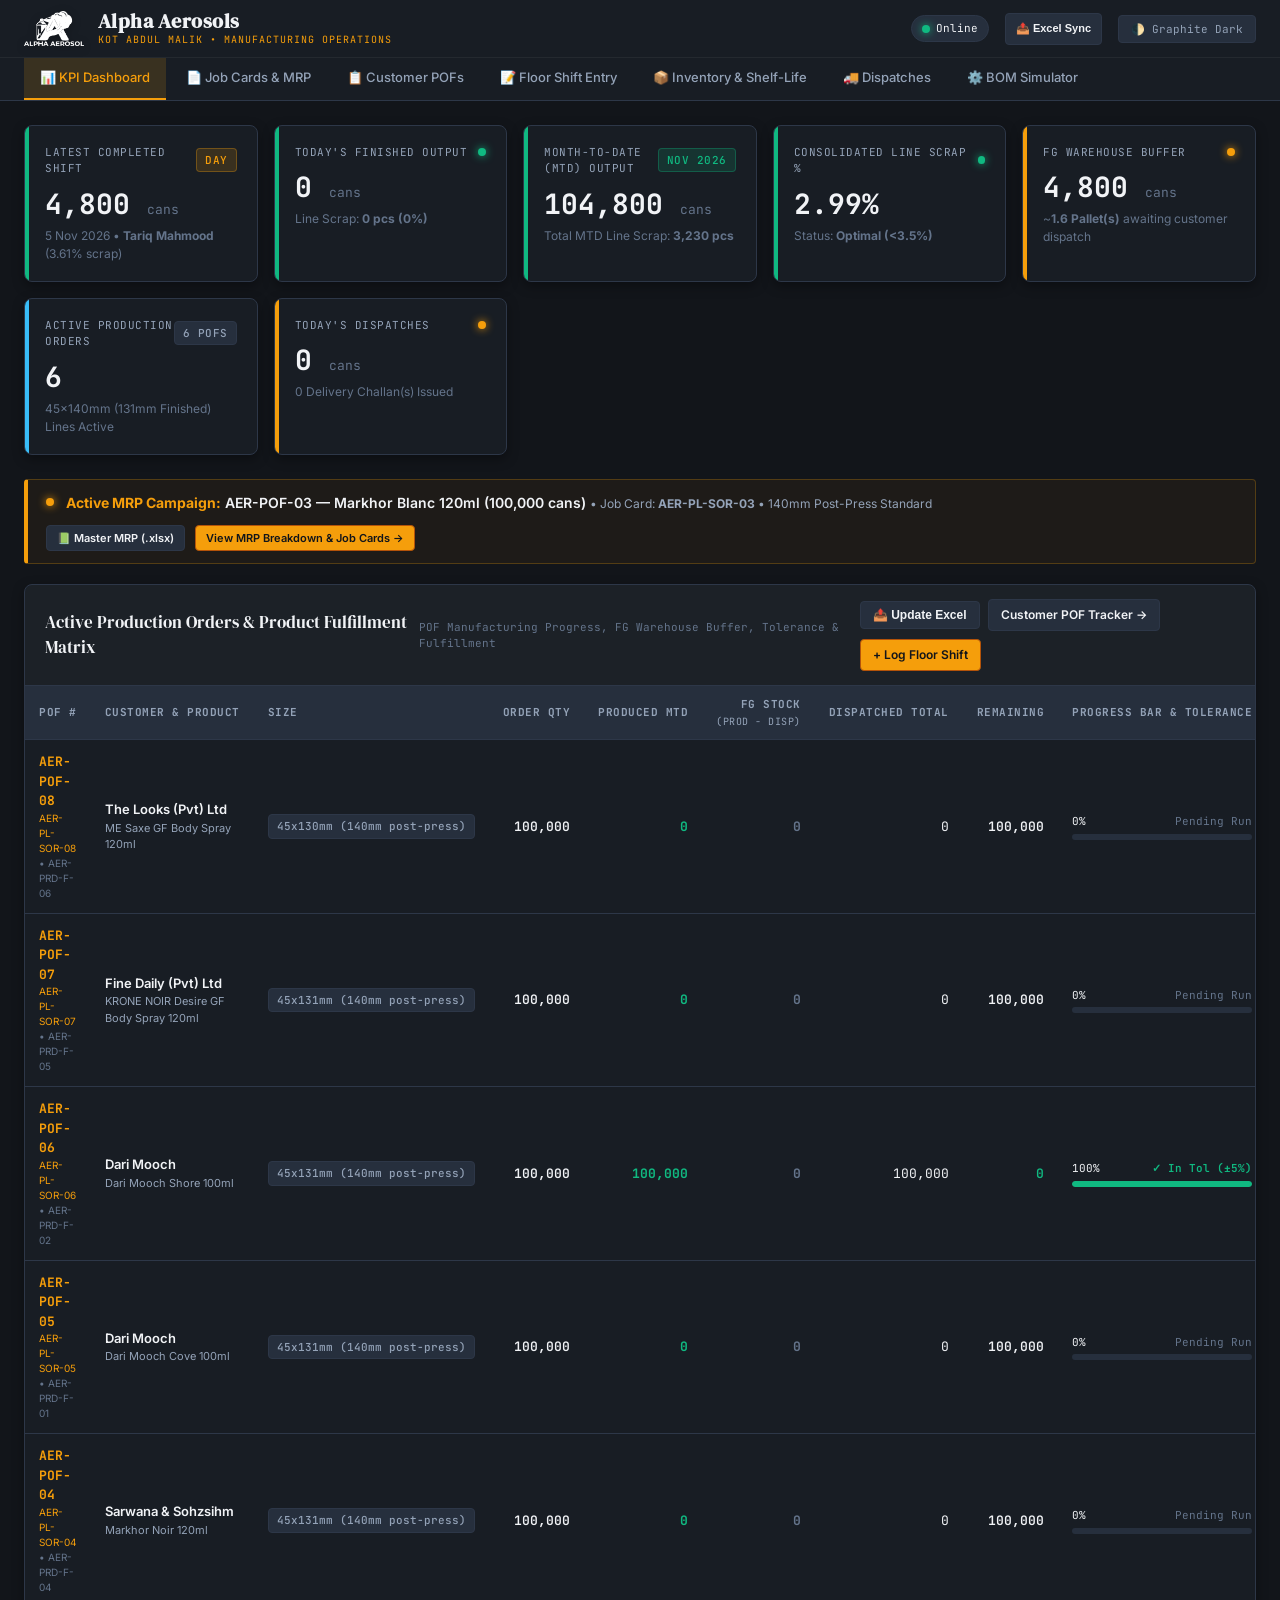
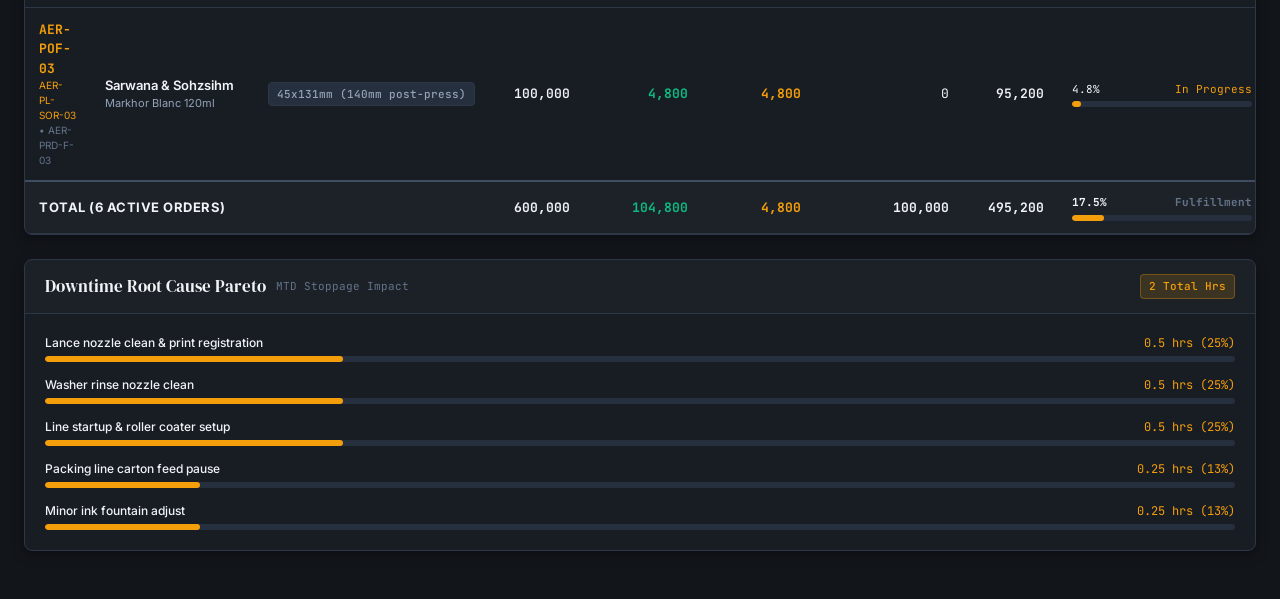
<file: index.html>
<!DOCTYPE html>
<html lang="en" data-theme="dark">
<head>
  <meta charset="UTF-8">
  <meta name="viewport" content="width=device-width, initial-scale=1.0">
  <meta name="theme-color" content="#12151a">
  <title>Alpha Aerosols — Factory Operations Portal</title>
  <link rel="manifest" href="./manifest.json">
  <link rel="icon" type="image/png" href="./icon-192.png">
  <link rel="apple-touch-icon" href="./apple-touch-icon.png">
  <link rel="preconnect" href="https://fonts.googleapis.com">
  <link rel="preconnect" href="https://fonts.gstatic.com" crossorigin>
  <link href="https://fonts.googleapis.com/css2?family=DM+Serif+Display&family=Inter:wght@400;500;600;700&family=JetBrains+Mono:wght@400;500;600;700&display=swap" rel="stylesheet">
  <link rel="stylesheet" href="./css/app.css?v=20261114">
</head>
<body>

  <!-- Top Header Navigation -->
  <header class="app-header">
    <div class="header-top">
      <div class="brand-group">
        <img id="header-logo" src="./logo_dark.png" alt="Alpha Aerosols Logo" class="brand-logo-img">
        <div>
          <h1 class="brand-title">Alpha Aerosols</h1>
          <div class="brand-subtitle">Kot Abdul Malik • Manufacturing Operations</div>
        </div>
      </div>

      <div class="header-meta">
        <div class="status-pill" title="Plant Operating Mode">
          <span class="status-dot emerald" id="connection-status-dot"></span>
          <span id="connection-status-text">Online</span>
        </div>
        <span id="offline-queue-badge" class="badge badge-amber" style="display: none; cursor: pointer;" onclick="syncPendingShifts()" title="Click to manually push queued shifts">0 queued</span>
        <button type="button" class="btn btn-secondary" onclick="syncToExcel()" style="padding: 4px 10px; font-size: 11px; height: 32px;" title="Push shifts to monthly Excel workbook">
          📤 Excel Sync
        </button>
        <button class="theme-toggle-btn" onclick="toggleTheme()" id="theme-toggle-btn">
          🌓 <span id="theme-toggle-label">Graphite Dark</span>
        </button>
      </div>
    </div>

    <!-- Navigation Bar Tabs -->
    <nav class="nav-bar" id="main-nav">
      <a href="#dashboard" class="nav-tab active">
        <span>📊 KPI Dashboard</span>
      </a>
      <a href="#jobcards" class="nav-tab">
        <span>📄 Job Cards & MRP</span>
      </a>
      <a href="#orders" class="nav-tab">
        <span>📋 Customer POFs</span>
      </a>
      <a href="#entry" class="nav-tab">
        <span>📝 Floor Shift Entry</span>
      </a>
      <a href="#inventory" class="nav-tab">
        <span>📦 Inventory & Shelf-Life</span>
      </a>
      <a href="#dispatches" class="nav-tab">
        <span>🚚 Dispatches</span>
      </a>
      <a href="#simulator" class="nav-tab">
        <span>⚙️ BOM Simulator</span>
      </a>
    </nav>
  </header>

  <!-- Main View Container -->
  <main class="app-container">
    <section id="view-dashboard" class="view-section active"></section>
    <section id="view-jobcards" class="view-section"></section>
    <section id="view-orders" class="view-section"></section>
    <section id="view-entry" class="view-section"></section>
    <section id="view-inventory" class="view-section"></section>
    <section id="view-dispatches" class="view-section"></section>
    <section id="view-simulator" class="view-section"></section>
  </main>

  <!-- Modal: Create New Order (POF) -->
  <div id="modal-new-order" class="modal-backdrop">
    <div class="modal-dialog">
      <div class="modal-header">
        <h3 style="font-family: var(--font-display); font-size: 18px;">Create New Production Order (POF)</h3>
        <button type="button" class="btn btn-secondary" style="padding: 4px 8px;" onclick="closeNewOrderModal()">✕</button>
      </div>
      <form onsubmit="submitNewOrder(event)">
        <div class="modal-body form-grid">
          <div class="form-group">
            <label class="form-label">POF Number</label>
            <input type="text" name="pof_number" class="form-input" placeholder="e.g. POF-2026-084" required>
          </div>
          <div class="form-group">
            <label class="form-label">Customer Name</label>
            <input type="text" name="customer_name" class="form-input" placeholder="e.g. L'Oreal CareLine" required>
          </div>
          <div class="form-group">
            <label class="form-label">Product Name & Description</label>
            <input type="text" name="product_name" class="form-input" placeholder="e.g. Deodorant Spray 150ml" required>
          </div>
          <div class="form-group">
            <label class="form-label">Container Size</label>
            <select name="product_size" class="form-select">
              <option value="45x131mm">45 x 131 mm (140mm post-press - Standard)</option>
              <option value="45x130mm">45 x 130 mm (140mm post-press - ME Saxe)</option>
              <option value="45x160mm">45 x 160 mm (Tall Can, 0.40mm)</option>
              <option value="45x150mm">45 x 150 mm (Medium Can, 0.35mm)</option>
            </select>
          </div>
          <div class="form-group">
            <label class="form-label">Order Quantity (Cans)</label>
            <input type="number" name="order_qty" class="form-input" value="100000" min="1000" required>
          </div>
          <div class="form-group">
            <label class="form-label">Tolerance % (Standard ±5%)</label>
            <input type="number" step="0.5" name="tolerance_pct" class="form-input" value="5" min="0" max="15" required>
          </div>
          <div class="form-group">
            <label class="form-label">Order Date</label>
            <input type="date" name="order_date" class="form-input" required>
          </div>
          <div class="form-group">
            <label class="form-label">Delivery Due Date</label>
            <input type="date" name="due_date" class="form-input" required>
          </div>
          <div class="form-group" style="grid-column: 1 / -1;">
            <label class="form-label">Artwork Proof Reference</label>
            <input type="text" name="artwork_ref" class="form-input" placeholder="e.g. ART-2026-REV2">
          </div>
          <div class="form-group" style="grid-column: 1 / -1;">
            <label class="form-label">Operational Notes</label>
            <textarea name="notes" class="form-textarea" rows="2" placeholder="Coating specs, delivery remarks..."></textarea>
          </div>
        </div>
        <div class="modal-footer">
          <button type="button" class="btn btn-secondary" onclick="closeNewOrderModal()">Cancel</button>
          <button type="submit" class="btn btn-primary">Create Order</button>
        </div>
      </form>
    </div>
  </div>

  <!-- Modal: Issue Delivery Challan -->
  <div id="modal-new-dispatch" class="modal-backdrop">
    <div class="modal-dialog">
      <div class="modal-header">
        <h3 style="font-family: var(--font-display); font-size: 18px;">Issue Delivery Challan & Gate Pass</h3>
        <button type="button" class="btn btn-secondary" style="padding: 4px 8px;" onclick="closeNewDispatchModal()">✕</button>
      </div>
      <form onsubmit="submitNewDispatch(event)">
        <div class="modal-body form-grid">
          <div class="form-group">
            <label class="form-label">Challan Number</label>
            <input type="text" name="challan_number" class="form-input" placeholder="e.g. DC-2026-043" required>
          </div>
          <div class="form-group">
            <label class="form-label">Dispatch Date</label>
            <input type="date" name="dispatch_date" class="form-input" required>
          </div>
          <div class="form-group" style="grid-column: 1 / -1;">
            <label class="form-label">Select Active POF #</label>
            <select name="pof_id" class="form-select" id="dispatch-pof-select" required onchange="handleDispatchPofChange(this)">
              <!-- Filled dynamically -->
            </select>
          </div>
          <div class="form-group">
            <label class="form-label">Dispatched Cans (pcs)</label>
            <input type="number" name="dispatched_cans" class="form-input" placeholder="e.g. 35000" min="1" required>
          </div>
          <div class="form-group">
            <label class="form-label">Carton Count</label>
            <input type="number" name="carton_count" class="form-input" placeholder="e.g. 78 (450 pcs/box)" min="1" required>
          </div>
          <div class="form-group">
            <label class="form-label">Pallet Count</label>
            <input type="number" name="pallet_count" class="form-input" placeholder="e.g. 12" min="1" required>
          </div>
          <div class="form-group">
            <label class="form-label">Vehicle Registration #</label>
            <input type="text" name="vehicle_number" class="form-input" placeholder="e.g. LES-4412" required>
          </div>
          <div class="form-group">
            <label class="form-label">Driver Name</label>
            <input type="text" name="driver_name" class="form-input" placeholder="e.g. Muhammad Akram">
          </div>
          <div class="form-group">
            <label class="form-label">Receiver Party</label>
            <input type="text" name="receiver_party" class="form-input" placeholder="e.g. Golden Pearl Cosmetics" required>
          </div>
        </div>
        <div class="modal-footer">
          <button type="button" class="btn btn-secondary" onclick="closeNewDispatchModal()">Cancel</button>
          <button type="submit" class="btn btn-primary">Authorize & Dispatch</button>
        </div>
      </form>
    </div>
  </div>

  <!-- Toast Container -->
  <div id="toast-container" class="toast-container"></div>

  <!-- Scripts -->
  <script src="./js/state.js?v=20261114"></script>
  <script src="./js/components/dashboard.js?v=20261114"></script>
  <script src="./js/components/job_cards.js?v=20261114"></script>
  <script src="./js/components/orders.js?v=20261114"></script>
  <script src="./js/components/shift_entry.js?v=20261114"></script>
  <script src="./js/components/inventory.js?v=20261114"></script>
  <script src="./js/components/dispatches.js?v=20261114"></script>
  <script src="./js/components/simulator.js?v=20261114"></script>
  <script src="./js/router.js?v=20261114"></script>

  <!-- PWA Service Worker Registration -->
  <script>
    if ('serviceWorker' in navigator) {
      window.addEventListener('load', () => {
        navigator.serviceWorker.register('./sw.js').then((reg) => {
          reg.addEventListener('updatefound', () => {
            const newWorker = reg.installing;
            newWorker.addEventListener('statechange', () => {
              if (newWorker.state === 'installed' && navigator.serviceWorker.controller) {
                // Subtle non-disruptive update notification toast
                const toast = document.createElement('div');
                toast.className = 'toast amber';
                toast.innerHTML = `<span>App updated — <strong style="cursor:pointer; text-decoration:underline;" id="btn-refresh-pwa">Tap to Refresh</strong></span>`;
                document.getElementById('toast-container')?.appendChild(toast);
                document.getElementById('btn-refresh-pwa')?.addEventListener('click', () => {
                  newWorker.postMessage({ action: 'skipWaiting' });
                  window.location.reload();
                });
              }
            });
          });
        }).catch((err) => console.warn('SW registration failed:', err));
      });
    }

    // Populate modal dropdowns when data loads
    window.addEventListener('app:state-changed', (e) => {
      const orders = e.detail?.orders || [];
      const dispSelect = document.getElementById('dispatch-pof-select');
      if (dispSelect) {
        dispSelect.innerHTML = orders.map(o => `
          <option value="${o.id}">${o.pof_number} — ${o.customer_name} (${formatNumber(o.order_qty)} cans)</option>
        `).join('');
        if (typeof handleDispatchPofChange === 'function' && dispSelect.value) {
          handleDispatchPofChange(dispSelect);
        }
      }
      const today = new Date().toISOString().split('T')[0];
      const ordDate = document.querySelector('#modal-new-order input[name="order_date"]');
      if (ordDate && !ordDate.value) ordDate.value = today;
      const dispDate = document.querySelector('#modal-new-dispatch input[name="dispatch_date"]');
      if (dispDate && !dispDate.value) dispDate.value = today;
    });
  </script>
</body>
</html>
</file>
<file: css/app.css>
/* ==========================================================================
   ALPHA AEROSOLS (KOT ABDUL MALIK) — INDUSTRIAL DESIGN SYSTEM
   Bespoke Industrial Aesthetic (Graphite / Aluminum Steel / Amber / Emerald)
   ========================================================================== */

:root {
  --font-display: 'DM Serif Display', Georgia, serif;
  --font-ui: 'Inter', -apple-system, BlinkMacSystemFont, 'Segoe UI', Roboto, sans-serif;
  --font-mono: 'JetBrains Mono', 'SFMono-Regular', Consolas, monospace;

  /* Theme: Brushed Graphite Dark (Default) */
  --bg-base: #12151a;
  --bg-surface: #181d24;
  --bg-surface-elevated: #202732;
  --bg-subtle: #262f3d;
  --border-subtle: #2d3748;
  --border-strong: #3f4d63;

  --text-main: #f1f3f6;
  --text-muted: #94a3b8;
  --text-dim: #64748b;

  --color-amber: #f59e0b;
  --color-amber-dark: #b45309;
  --color-amber-glow: rgba(245, 158, 11, 0.15);

  --color-emerald: #10b981;
  --color-emerald-dark: #047857;
  --color-emerald-glow: rgba(16, 185, 129, 0.15);

  --color-danger: #ef4444;
  --color-danger-glow: rgba(239, 68, 68, 0.15);

  --color-steel: #718096;
  --color-blue: #38bdf8;

  --shadow-card: 0 4px 12px rgba(0, 0, 0, 0.35);
  --shadow-elevated: 0 8px 24px rgba(0, 0, 0, 0.45);
  --radius-sm: 4px;
  --radius-md: 8px;
  --radius-lg: 12px;
  --transition-fast: 0.15s ease;
}

[data-theme="light"] {
  --bg-base: #f1f3f6;
  --bg-surface: #ffffff;
  --bg-surface-elevated: #f8fafc;
  --bg-subtle: #e2e8f0;
  --border-subtle: #cbd5e1;
  --border-strong: #94a3b8;

  --text-main: #0f172a;
  --text-muted: #475569;
  --text-dim: #64748b;

  --color-amber-glow: rgba(245, 158, 11, 0.22);
  --color-emerald-glow: rgba(16, 185, 129, 0.22);
  --color-danger-glow: rgba(239, 68, 68, 0.22);
  --shadow-card: 0 2px 8px rgba(0, 0, 0, 0.08);
  --shadow-elevated: 0 6px 16px rgba(0, 0, 0, 0.12);
}

* {
  box-sizing: border-box;
  margin: 0;
  padding: 0;
}

body {
  background-color: var(--bg-base);
  color: var(--text-main);
  font-family: var(--font-ui);
  font-size: 14px;
  line-height: 1.5;
  min-height: 100vh;
  display: flex;
  flex-direction: column;
  -webkit-font-smoothing: antialiased;
}

/* ================= Top App Header ================= */
.app-header {
  background: var(--bg-surface);
  border-bottom: 1px solid var(--border-subtle);
  position: sticky;
  top: 0;
  z-index: 100;
  backdrop-filter: blur(8px);
}

.header-top {
  display: flex;
  align-items: center;
  justify-content: space-between;
  padding: 10px 24px;
  border-bottom: 1px solid rgba(255, 255, 255, 0.05);
}

.brand-group {
  display: flex;
  align-items: center;
  gap: 14px;
}

.brand-logo-mark {
  width: 36px;
  height: 36px;
  background: linear-gradient(135deg, #2d3748, #1a202c);
  border: 1px solid var(--color-amber);
  border-radius: var(--radius-sm);
  display: flex;
  align-items: center;
  justify-content: center;
  font-family: var(--font-display);
  font-size: 20px;
  font-weight: bold;
  color: var(--color-amber);
  box-shadow: 0 0 10px var(--color-amber-glow);
}

.brand-logo-img {
  height: 36px;
  width: auto;
  max-width: 140px;
  display: block;
  object-fit: contain;
  filter: drop-shadow(0 2px 4px rgba(0, 0, 0, 0.25));
  transition: transform 0.2s ease-in-out;
}

.brand-logo-img:hover {
  transform: scale(1.04);
}

.brand-title {
  font-family: var(--font-display);
  font-size: 20px;
  letter-spacing: 0.5px;
  color: var(--text-main);
  line-height: 1.1;
}

.brand-subtitle {
  font-family: var(--font-mono);
  font-size: 10px;
  text-transform: uppercase;
  letter-spacing: 1px;
  color: var(--color-amber);
}

.header-meta {
  display: flex;
  align-items: center;
  gap: 16px;
}

.status-pill {
  display: inline-flex;
  align-items: center;
  gap: 6px;
  background: var(--bg-subtle);
  border: 1px solid var(--border-subtle);
  padding: 4px 10px;
  border-radius: 20px;
  font-family: var(--font-mono);
  font-size: 11px;
}

.status-dot {
  width: 8px;
  height: 8px;
  border-radius: 50%;
  background-color: var(--color-emerald);
  box-shadow: 0 0 8px var(--color-emerald);
}

.status-dot.amber {
  background-color: var(--color-amber);
  box-shadow: 0 0 8px var(--color-amber);
}

.status-dot.red {
  background-color: var(--color-danger);
  box-shadow: 0 0 8px var(--color-danger);
}

.theme-toggle-btn {
  background: var(--bg-subtle);
  border: 1px solid var(--border-subtle);
  color: var(--text-muted);
  padding: 6px 12px;
  border-radius: var(--radius-sm);
  cursor: pointer;
  font-family: var(--font-mono);
  font-size: 11px;
  transition: all var(--transition-fast);
}

.theme-toggle-btn:hover {
  color: var(--text-main);
  border-color: var(--color-amber);
}

/* ================= Navigation Tabs ================= */
.nav-bar {
  display: flex;
  gap: 4px;
  padding: 0 24px;
  overflow-x: auto;
}

.nav-tab {
  display: inline-flex;
  align-items: center;
  gap: 8px;
  padding: 10px 16px;
  color: var(--text-muted);
  text-decoration: none;
  font-weight: 500;
  font-size: 13px;
  border-bottom: 2px solid transparent;
  transition: all var(--transition-fast);
  white-space: nowrap;
}

.nav-tab:hover {
  color: var(--text-main);
}

.nav-tab.active {
  color: var(--color-amber);
  border-bottom-color: var(--color-amber);
  background: var(--color-amber-glow);
}

.nav-badge {
  font-family: var(--font-mono);
  font-size: 10px;
  padding: 2px 6px;
  border-radius: 10px;
  background: var(--bg-subtle);
  color: var(--text-muted);
}

/* ================= Main View Container ================= */
.app-container {
  flex: 1;
  max-width: 1400px;
  width: 100%;
  margin: 0 auto;
  padding: 24px;
}

.view-section {
  display: none;
  animation: fadeIn 0.2s ease-in-out;
}

.view-section.active {
  display: block;
}

@keyframes fadeIn {
  from { opacity: 0; transform: translateY(4px); }
  to { opacity: 1; transform: translateY(0); }
}

/* ================= Cards & Panels ================= */
.panel {
  background: var(--bg-surface);
  border: 1px solid var(--border-subtle);
  border-radius: var(--radius-md);
  box-shadow: var(--shadow-card);
  margin-bottom: 24px;
  overflow: hidden;
}

.panel-header {
  padding: 14px 20px;
  border-bottom: 1px solid var(--border-subtle);
  display: flex;
  align-items: center;
  justify-content: space-between;
  background: rgba(255, 255, 255, 0.015);
}

.panel-title {
  font-family: var(--font-display);
  font-size: 17px;
  color: var(--text-main);
  display: flex;
  align-items: center;
  gap: 10px;
}

.panel-title small {
  font-family: var(--font-mono);
  font-size: 11px;
  color: var(--text-dim);
  font-weight: normal;
}

.panel-body {
  padding: 20px;
}

/* ================= KPI Grid ================= */
.kpi-grid {
  display: grid;
  grid-template-columns: repeat(auto-fit, minmax(220px, 1fr));
  gap: 16px;
  margin-bottom: 24px;
}

.kpi-card {
  background: var(--bg-surface);
  border: 1px solid var(--border-subtle);
  border-radius: var(--radius-md);
  padding: 18px 20px;
  box-shadow: var(--shadow-card);
  position: relative;
  overflow: hidden;
  transition: transform var(--transition-fast), border-color var(--transition-fast);
}

.kpi-card:hover {
  border-color: var(--border-strong);
  transform: translateY(-2px);
}

.kpi-card::before {
  content: "";
  position: absolute;
  top: 0;
  left: 0;
  width: 4px;
  height: 100%;
  background: var(--border-subtle);
}

.kpi-card.amber::before { background: var(--color-amber); }
.kpi-card.emerald::before { background: var(--color-emerald); }
.kpi-card.blue::before { background: var(--color-blue); }
.kpi-card.red::before { background: var(--color-danger); }

.kpi-label {
  font-size: 11px;
  font-family: var(--font-mono);
  text-transform: uppercase;
  letter-spacing: 0.5px;
  color: var(--text-muted);
  display: flex;
  align-items: center;
  justify-content: space-between;
}

.kpi-value {
  font-family: var(--font-mono);
  font-size: 28px;
  font-weight: 700;
  color: var(--text-main);
  margin: 6px 0 2px 0;
}

.kpi-sub {
  font-size: 12px;
  color: var(--text-dim);
  display: flex;
  align-items: center;
  gap: 6px;
}

/* ================= Tables ================= */
.table-responsive {
  width: 100%;
  overflow-x: auto;
  -webkit-overflow-scrolling: touch;
}

.data-table {
  width: 100%;
  border-collapse: collapse;
  font-size: 13px;
}

.data-table th {
  background: var(--bg-subtle);
  color: var(--text-muted);
  font-family: var(--font-mono);
  font-size: 11px;
  text-transform: uppercase;
  letter-spacing: 0.5px;
  padding: 10px 14px;
  text-align: left;
  border-bottom: 1px solid var(--border-subtle);
  white-space: nowrap;
}

.data-table th.num, .data-table td.num {
  text-align: right;
  font-family: var(--font-mono);
}

.data-table td {
  padding: 12px 14px;
  border-bottom: 1px solid var(--border-subtle);
  color: var(--text-main);
}

.data-table tr:hover td {
  background: rgba(255, 255, 255, 0.02);
}

/* ================= Badges & Indicators ================= */
.badge {
  display: inline-flex;
  align-items: center;
  gap: 5px;
  padding: 3px 8px;
  border-radius: var(--radius-sm);
  font-family: var(--font-mono);
  font-size: 11px;
  font-weight: 500;
  white-space: nowrap;
}

.badge-emerald {
  background: var(--color-emerald-glow);
  color: var(--color-emerald);
  border: 1px solid rgba(16, 185, 129, 0.3);
}

.badge-amber {
  background: var(--color-amber-glow);
  color: var(--color-amber);
  border: 1px solid rgba(245, 158, 11, 0.3);
}

.badge-red {
  background: var(--color-danger-glow);
  color: var(--color-danger);
  border: 1px solid rgba(239, 68, 68, 0.3);
}

.badge-steel {
  background: var(--bg-subtle);
  color: var(--text-muted);
  border: 1px solid var(--border-subtle);
}

.progress-bar-container {
  width: 100%;
  height: 6px;
  background: var(--bg-subtle);
  border-radius: 3px;
  overflow: hidden;
  margin-top: 4px;
}

.progress-bar-fill {
  height: 100%;
  background: var(--color-emerald);
  border-radius: 3px;
  transition: width 0.3s ease;
}

.progress-bar-fill.amber { background: var(--color-amber); }
.progress-bar-fill.red { background: var(--color-danger); }

/* ================= Forms & Inputs ================= */
.form-grid {
  display: grid;
  grid-template-columns: repeat(auto-fit, minmax(240px, 1fr));
  gap: 16px;
}

.form-group {
  display: flex;
  flex-direction: column;
  gap: 6px;
}

.form-label {
  font-family: var(--font-mono);
  font-size: 11px;
  text-transform: uppercase;
  letter-spacing: 0.5px;
  color: var(--text-muted);
}

.form-input, .form-select, .form-textarea {
  background: var(--bg-base);
  border: 1px solid var(--border-subtle);
  border-radius: var(--radius-sm);
  color: var(--text-main);
  padding: 10px 12px;
  font-family: var(--font-mono);
  font-size: 13px;
  outline: none;
  transition: border-color var(--transition-fast);
}

.form-input:focus, .form-select:focus, .form-textarea:focus {
  border-color: var(--color-amber);
  box-shadow: 0 0 0 2px var(--color-amber-glow);
}

.form-input-lg {
  font-size: 18px;
  font-weight: bold;
  padding: 12px 16px;
}

.btn {
  display: inline-flex;
  align-items: center;
  justify-content: center;
  gap: 8px;
  padding: 10px 18px;
  font-size: 13px;
  font-weight: 600;
  border-radius: var(--radius-sm);
  border: 1px solid transparent;
  cursor: pointer;
  transition: all var(--transition-fast);
  text-decoration: none;
}

.btn-primary {
  background: var(--color-amber);
  color: #12151a;
  border-color: var(--color-amber-dark);
}

.btn-primary:hover {
  background: #fbb034;
  box-shadow: 0 0 12px var(--color-amber-glow);
}

.btn-secondary {
  background: var(--bg-subtle);
  color: var(--text-main);
  border-color: var(--border-subtle);
}

.btn-secondary:hover {
  background: var(--bg-surface-elevated);
  border-color: var(--border-strong);
}

.btn-emerald {
  background: var(--color-emerald);
  color: #12151a;
}

.btn-emerald:hover {
  background: #34d399;
}

/* ================= Modals ================= */
.modal-backdrop {
  position: fixed;
  top: 0;
  left: 0;
  width: 100vw;
  height: 100vh;
  background: rgba(0, 0, 0, 0.7);
  backdrop-filter: blur(4px);
  display: none;
  align-items: center;
  justify-content: center;
  z-index: 200;
}

.modal-backdrop.active {
  display: flex;
}

.modal-dialog {
  background: var(--bg-surface);
  border: 1px solid var(--border-strong);
  border-radius: var(--radius-md);
  box-shadow: var(--shadow-elevated);
  max-width: 600px;
  width: 90%;
  max-height: 90vh;
  overflow-y: auto;
  animation: modalScale 0.2s ease;
}

@keyframes modalScale {
  from { transform: scale(0.95); opacity: 0; }
  to { transform: scale(1); opacity: 1; }
}

.modal-header {
  padding: 16px 20px;
  border-bottom: 1px solid var(--border-subtle);
  display: flex;
  align-items: center;
  justify-content: space-between;
}

.modal-body {
  padding: 20px;
}

.modal-footer {
  padding: 14px 20px;
  border-top: 1px solid var(--border-subtle);
  display: flex;
  align-items: center;
  justify-content: flex-end;
  gap: 12px;
}

/* ================= Toast Notification ================= */
.toast-container {
  position: fixed;
  bottom: 20px;
  right: 20px;
  z-index: 300;
  display: flex;
  flex-direction: column;
  gap: 10px;
}

.toast {
  background: var(--bg-surface-elevated);
  border: 1px solid var(--border-strong);
  border-radius: var(--radius-sm);
  padding: 12px 18px;
  box-shadow: var(--shadow-elevated);
  display: flex;
  align-items: center;
  gap: 12px;
  font-size: 13px;
  color: var(--text-main);
  animation: slideUp 0.25s ease;
}

.toast.amber { border-left: 4px solid var(--color-amber); }
.toast.emerald { border-left: 4px solid var(--color-emerald); }
.toast.red { border-left: 4px solid var(--color-danger); }

@keyframes slideUp {
  from { transform: translateY(20px); opacity: 0; }
  to { transform: translateY(0); opacity: 1; }
}

/* ================= Floor Logger Specifics ================= */
.shift-toggle-group {
  display: flex;
  gap: 10px;
  margin-bottom: 12px;
}

.shift-btn {
  flex: 1;
  padding: 14px;
  border-radius: var(--radius-sm);
  background: var(--bg-base);
  border: 1px solid var(--border-subtle);
  color: var(--text-muted);
  font-family: var(--font-mono);
  font-size: 14px;
  font-weight: bold;
  cursor: pointer;
  transition: all var(--transition-fast);
}

.shift-btn.active {
  background: var(--bg-surface-elevated);
  border-color: var(--color-amber);
  color: var(--color-amber);
  box-shadow: 0 0 10px var(--color-amber-glow);
}

.metric-highlight-box {
  background: var(--bg-base);
  border: 1px solid var(--border-subtle);
  border-radius: var(--radius-sm);
  padding: 16px;
  display: flex;
  justify-content: space-around;
  align-items: center;
  text-align: center;
}

/* Responsive adjustments */
@media (max-width: 768px) {
  .header-top { padding: 8px 14px; }
  .app-container { padding: 14px; }
  .kpi-grid { grid-template-columns: 1fr 1fr; }
  .nav-bar { padding: 0 14px; }
}
</file>
